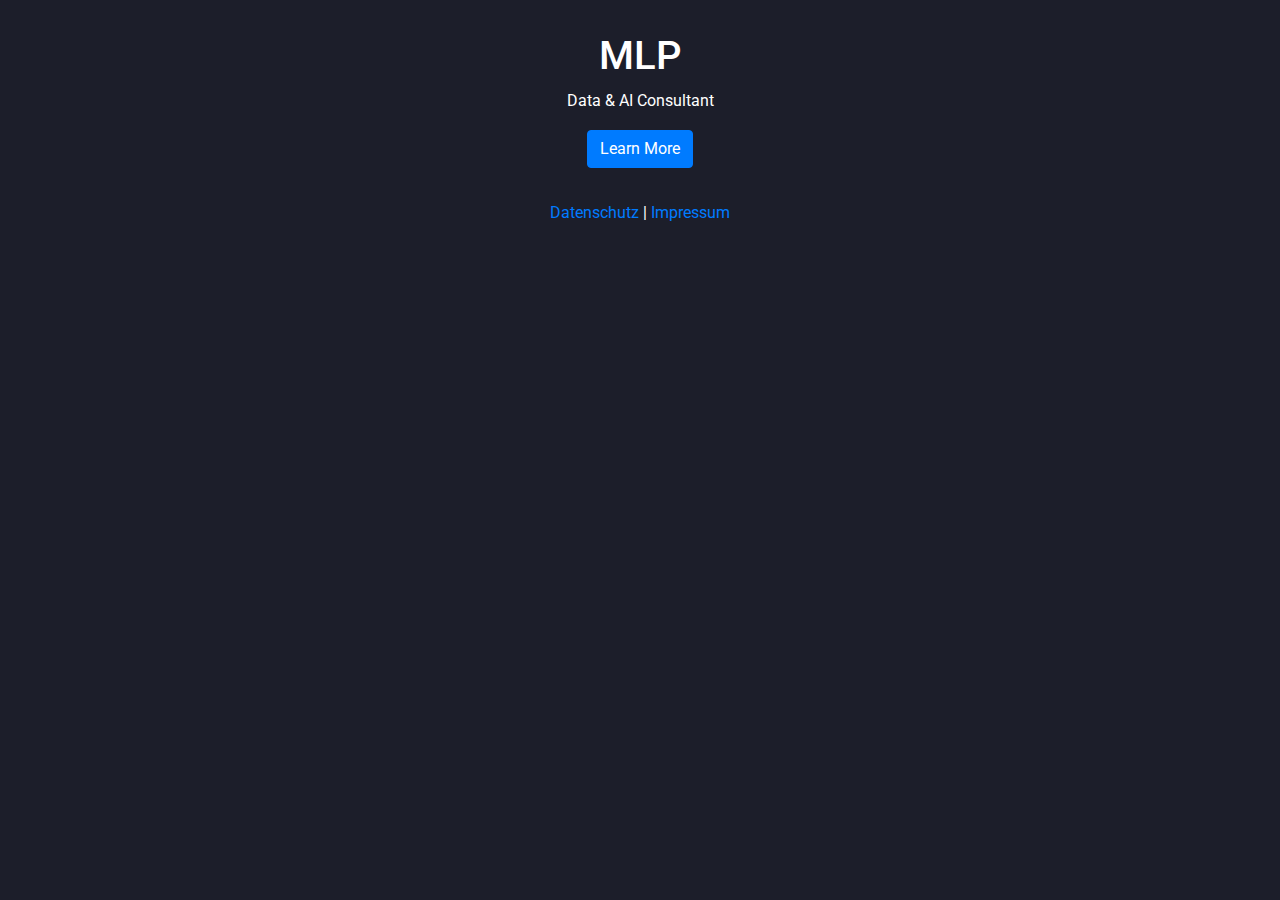
<file: index.html>
<!DOCTYPE html>
<html lang="en">
<head>
  <meta charset="UTF-8">
  <meta name="viewport" content="width=device-width, initial-scale=1.0">
  <title>MLP</title>
  <link rel="stylesheet" href="https://maxcdn.bootstrapcdn.com/bootstrap/4.5.2/css/bootstrap.min.css">
  <script src="https://ajax.googleapis.com/ajax/libs/jquery/3.5.1/jquery.min.js"></script>
  <script src="https://cdnjs.cloudflare.com/ajax/libs/popper.js/1.16.0/umd/popper.min.js"></script>
  <script src="https://maxcdn.bootstrapcdn.com/bootstrap/4.5.2/js/bootstrap.min.js"></script>
  <link href="https://fonts.googleapis.com/css2?family=Roboto:wght@400;700&display=swap" rel="stylesheet">
  <link rel="stylesheet" href="styles.css">
  <style>
    body {
      background-color: #1c1e2a;
      color: #ffffff;
    }

    .header-content {
      margin-top: 2rem;
      margin-bottom: 2rem;
    }

    #learnMore {
      margin-top: 2rem;
      margin-bottom: 2rem;
    }
  </style>
</head>
<body>


<!-- Header -->
<header class="header text-center">
    <div class="header-content">
      <h1>MLP</h1>
      <p>Data & AI Consultant</p>
      <button id="learnMoreBtn" class="btn btn-primary learn-more-btn">Learn More</button>
    </div>
  </header>
  
  <!-- Learn More Section -->
  <section id="learnMore" class="container" style="display: none;">
    <div class="row">
      <div class="col-md-6">
        <img src="aqkv.png" width="250px" alt="aqkv">
      </div>
      <div class="col-md-6">
        <p>
          I dabble in Data Engineering, Speech Systems, Large Language Models, Information Retrieval, Knowledge Graphs and all types of open-source attention goodness. I enjoy developing creative approaches to language problems with multi-modal data.
        </p>
        
      </div>
    </div>
  </section>


  <header class="footer text-center">
    <div class="content">
        <a href="datenschutz.html" target="_blank">Datenschutz</a> |
        <a href="impressum.html" target="_blank">Impressum</a>
      </p>
    </div>
</header>


<!-- Rest of the HTML code -->

<script>
    document.getElementById("learnMoreBtn").addEventListener("click", function() {
      document.getElementById("learnMore").style.display = "block";
       document.getElementById("featuredProjects").style.display = "block";
    });
  </script>
  </body>
  </html>
</file>
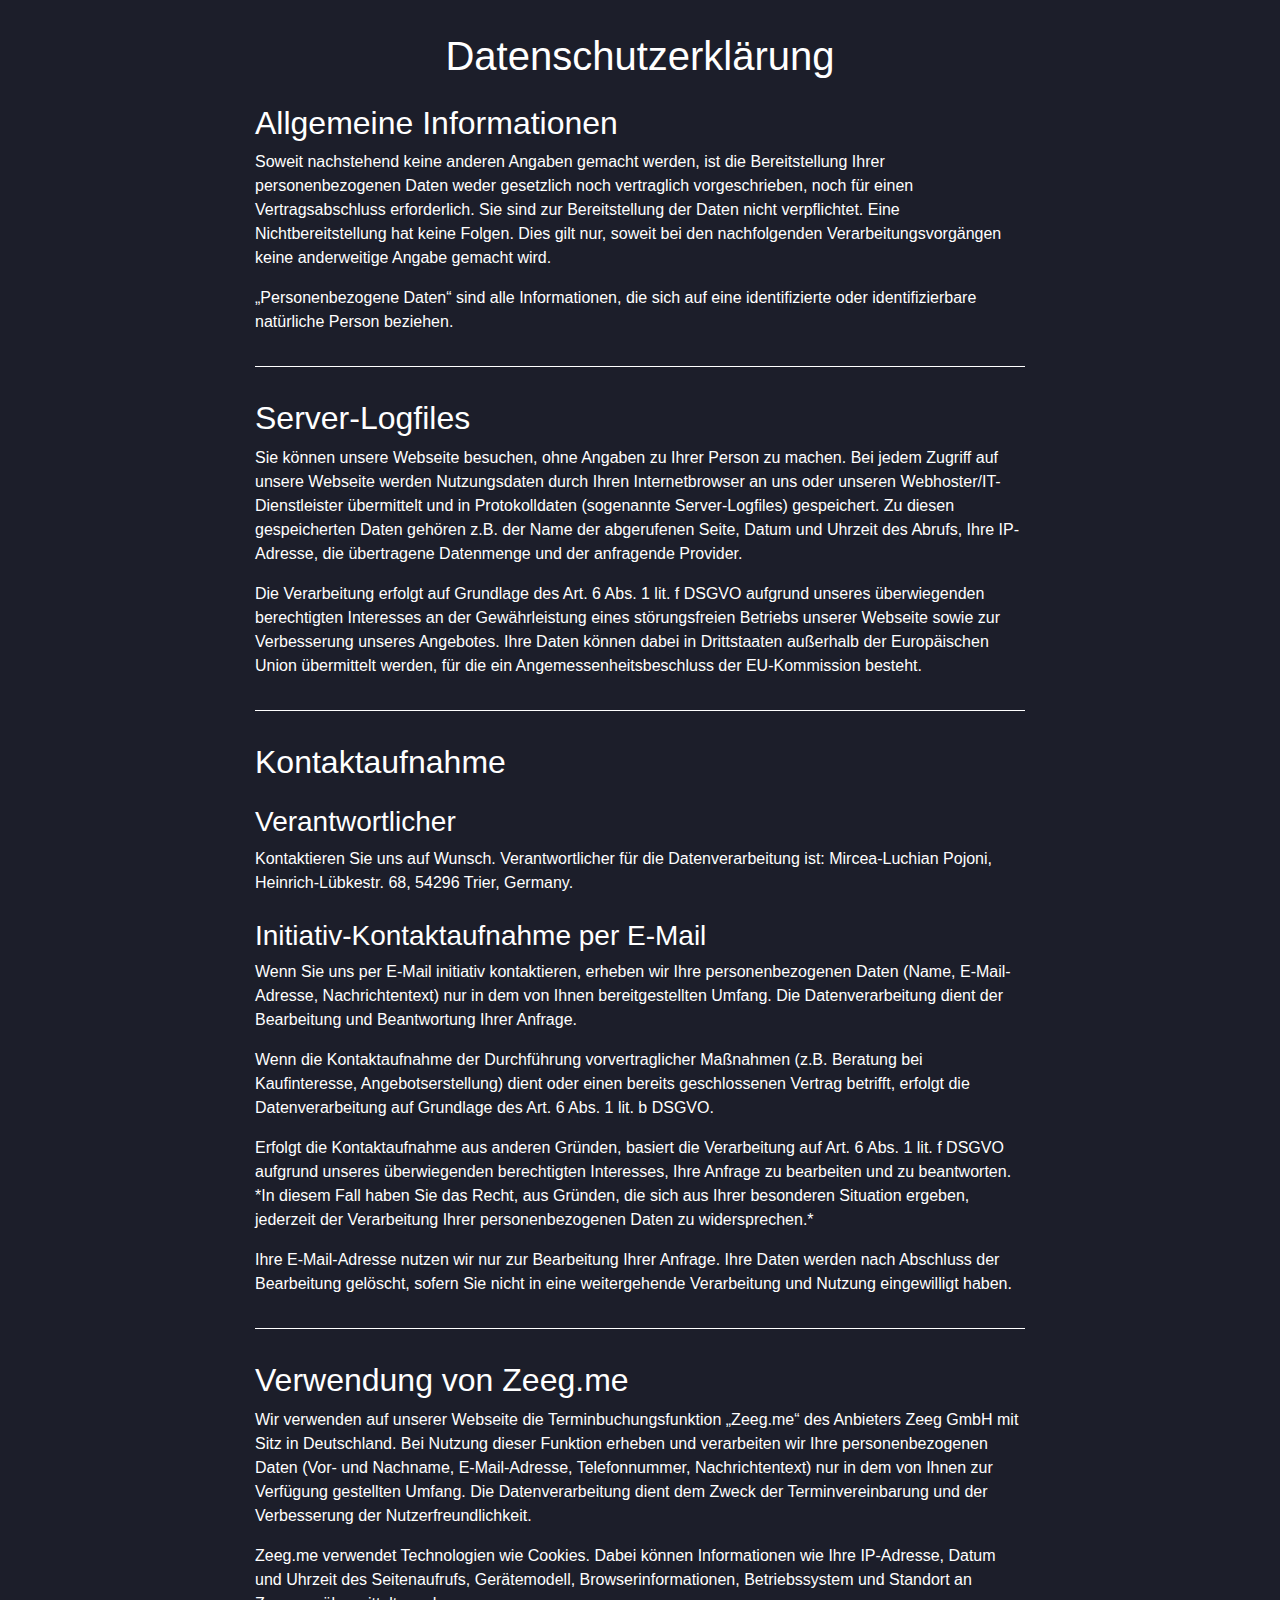
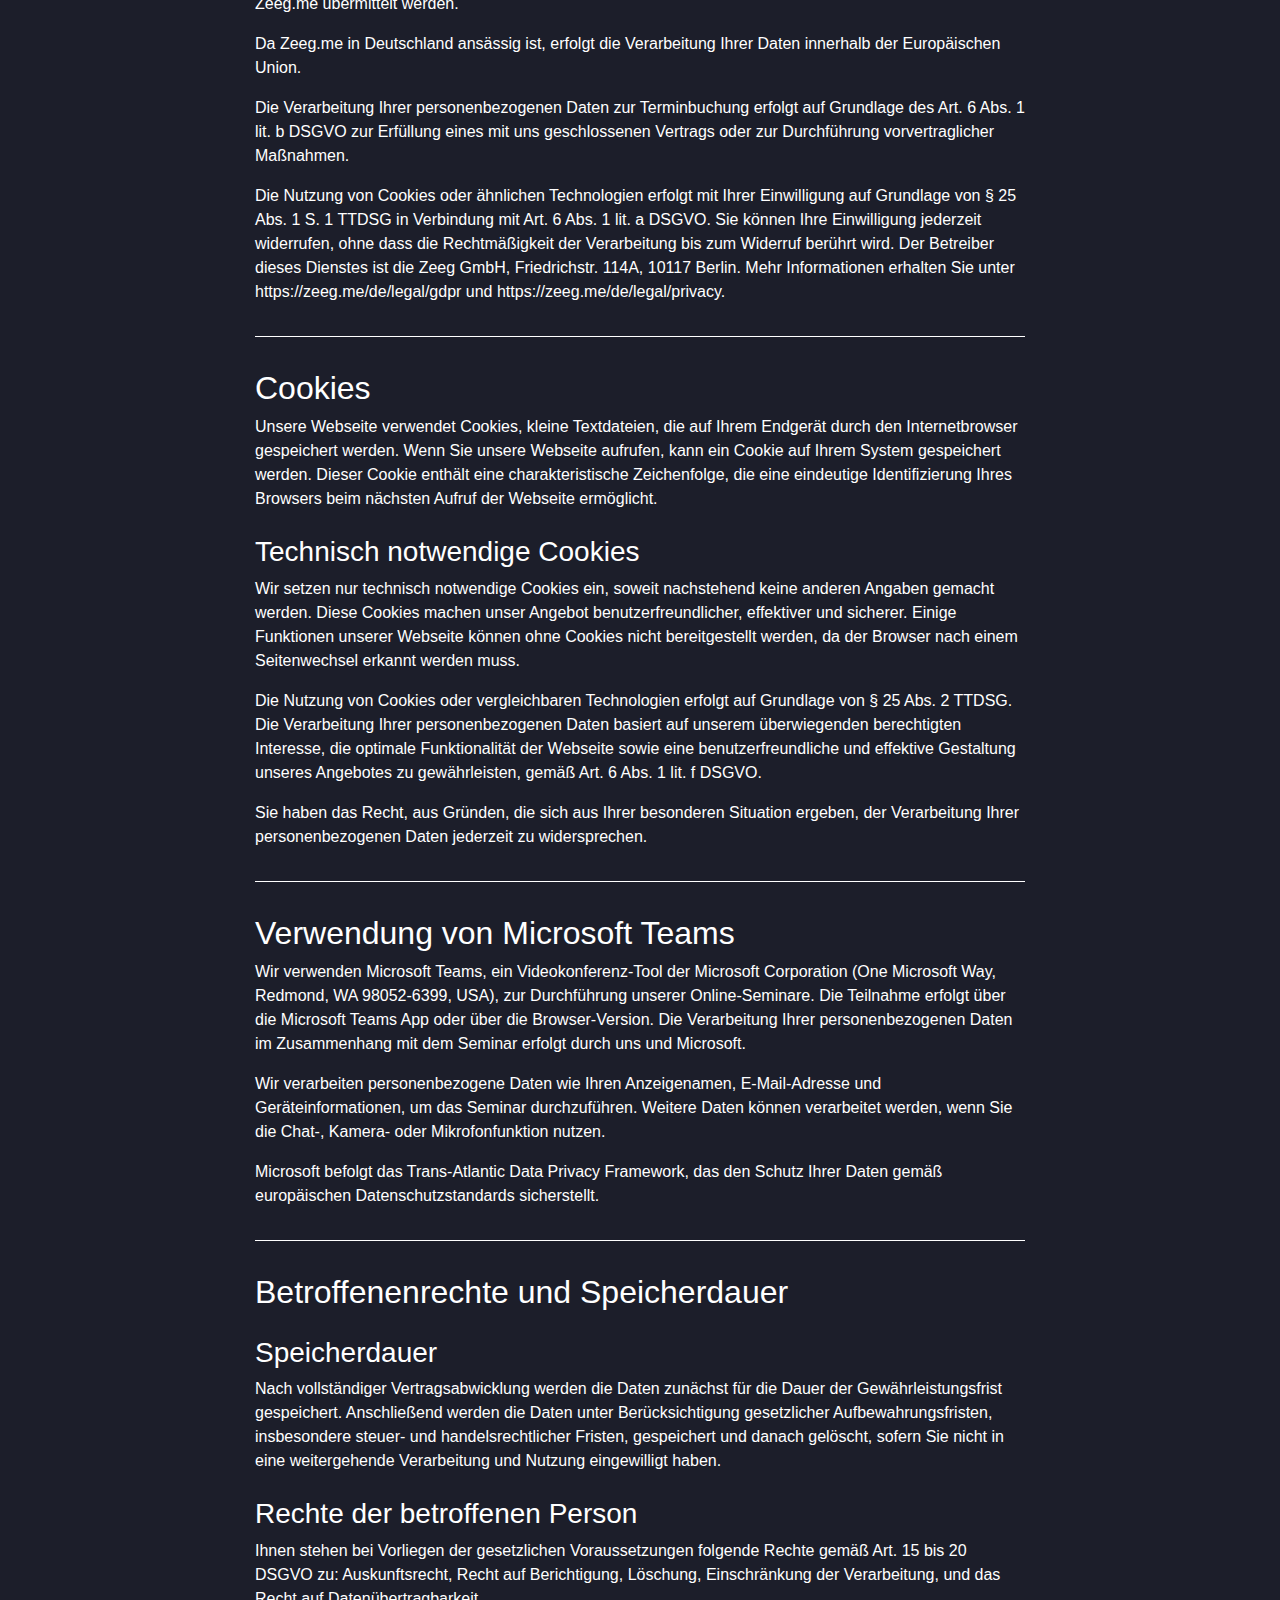
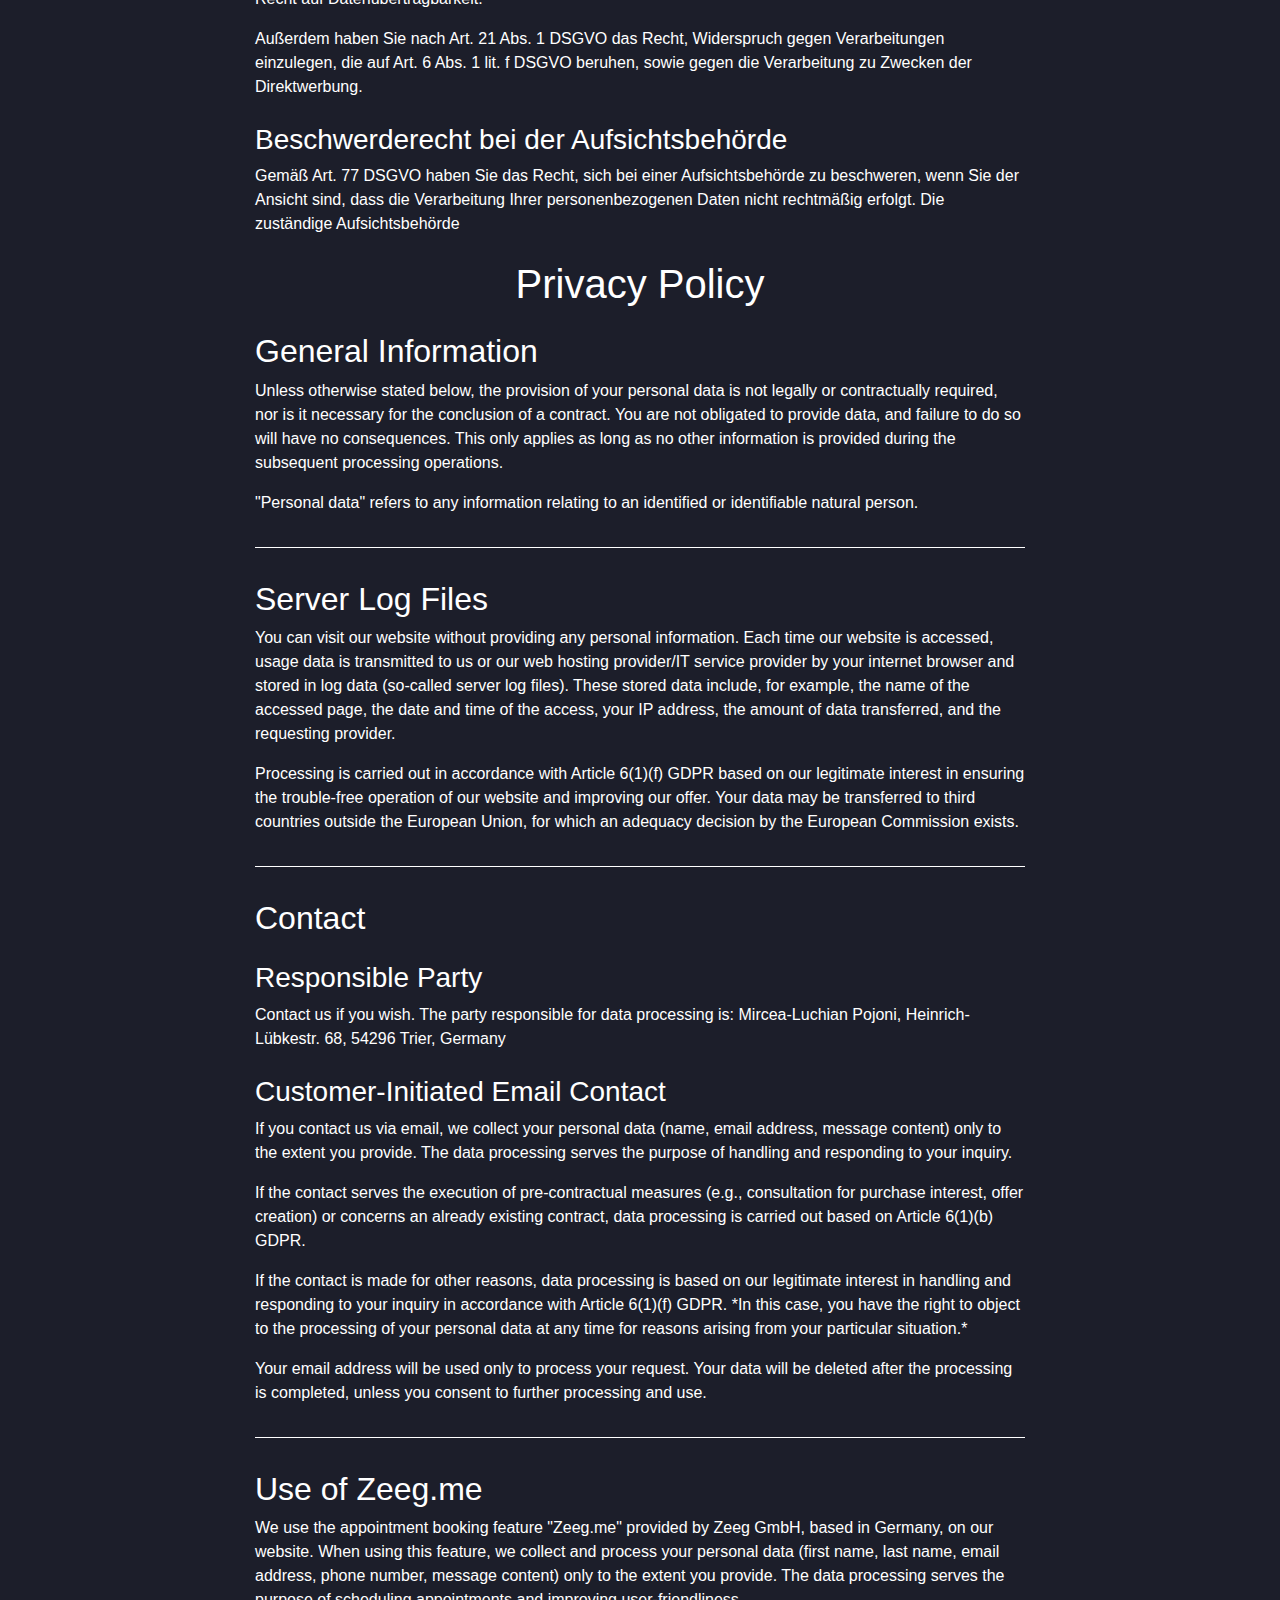
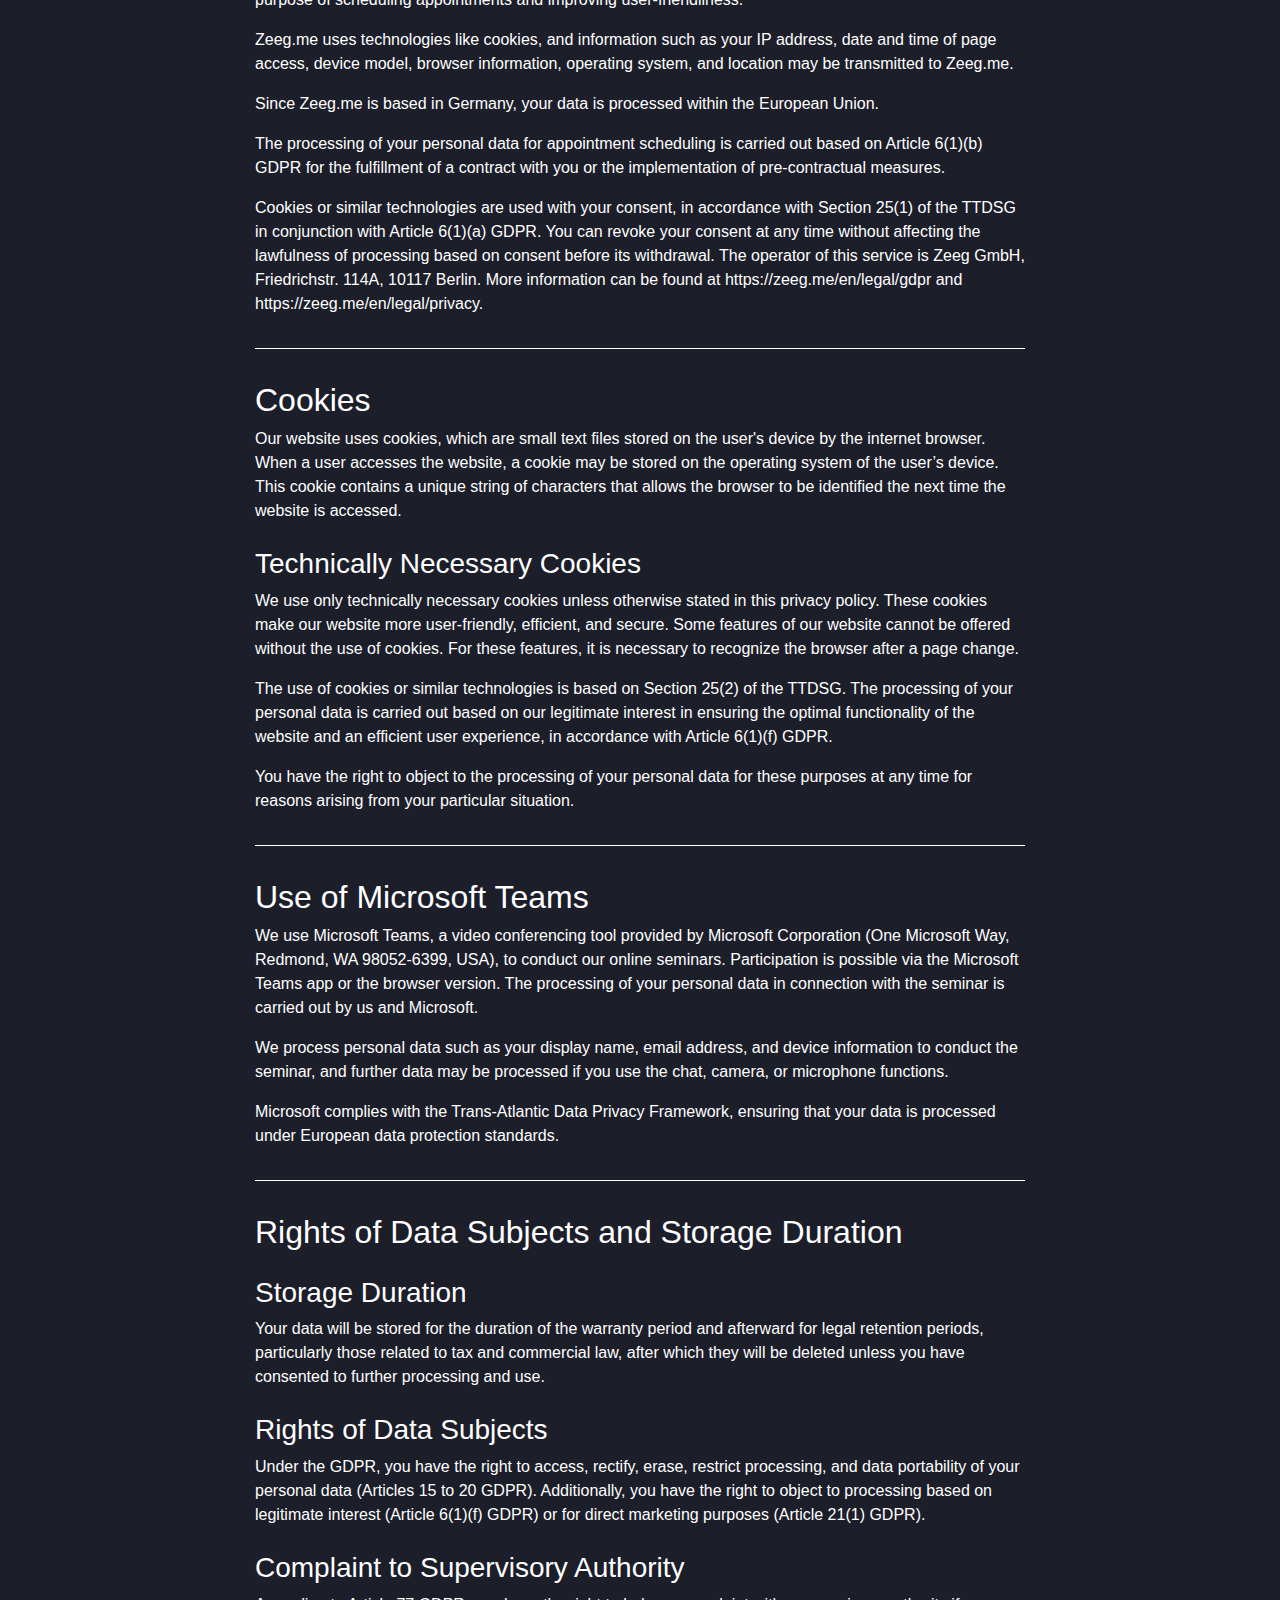
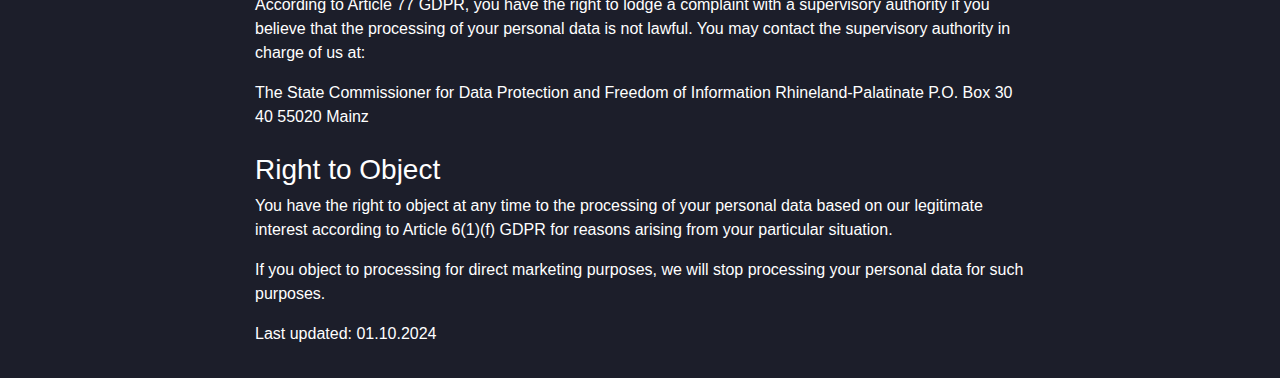
<file: datenschutz.html>
<!DOCTYPE html>
<html lang="en">
<head>
  <meta charset="UTF-8">
  <meta name="viewport" content="width=device-width, initial-scale=1.0">
  <title>Privacy Policy | MLP</title>
  <!-- Bootstrap CSS -->
  <link rel="stylesheet" href="https://maxcdn.bootstrapcdn.com/bootstrap/4.5.2/css/bootstrap.min.css">
  <!-- Custom Styles -->
  <style>
    body {
      background-color: #1c1e2a;
      color: #ffffff;
      font-family: 'Roboto', sans-serif;
    }
    .content {
      margin: 2rem auto;
      max-width: 800px;
    }
    h1, h2, h3 {
      color: #ffffff;
      margin-top: 1.5rem;
    }
    p {
      color: #ffffff;
    }
    hr {
      border-color: #ffffff;
      margin: 2rem 0;
    }
  </style>
</head>
<body>

        


  <div class="container content">

    <h1 class="text-center">Datenschutzerklärung</h1>
    
    <h2>Allgemeine Informationen</h2>
    <p>Soweit nachstehend keine anderen Angaben gemacht werden, ist die Bereitstellung Ihrer personenbezogenen Daten weder gesetzlich noch vertraglich vorgeschrieben, noch für einen Vertragsabschluss erforderlich. Sie sind zur Bereitstellung der Daten nicht verpflichtet. Eine Nichtbereitstellung hat keine Folgen. Dies gilt nur, soweit bei den nachfolgenden Verarbeitungsvorgängen keine anderweitige Angabe gemacht wird.</p>
    <p>„Personenbezogene Daten“ sind alle Informationen, die sich auf eine identifizierte oder identifizierbare natürliche Person beziehen.</p>

    <hr>

    <h2>Server-Logfiles</h2>
    <p>Sie können unsere Webseite besuchen, ohne Angaben zu Ihrer Person zu machen. Bei jedem Zugriff auf unsere Webseite werden Nutzungsdaten durch Ihren Internetbrowser an uns oder unseren Webhoster/IT-Dienstleister übermittelt und in Protokolldaten (sogenannte Server-Logfiles) gespeichert. Zu diesen gespeicherten Daten gehören z.B. der Name der abgerufenen Seite, Datum und Uhrzeit des Abrufs, Ihre IP-Adresse, die übertragene Datenmenge und der anfragende Provider.</p>
    <p>Die Verarbeitung erfolgt auf Grundlage des Art. 6 Abs. 1 lit. f DSGVO aufgrund unseres überwiegenden berechtigten Interesses an der Gewährleistung eines störungsfreien Betriebs unserer Webseite sowie zur Verbesserung unseres Angebotes. Ihre Daten können dabei in Drittstaaten außerhalb der Europäischen Union übermittelt werden, für die ein Angemessenheitsbeschluss der EU-Kommission besteht.</p>

    <hr>

    <h2>Kontaktaufnahme</h2>
    <h3>Verantwortlicher</h3>
    <p>Kontaktieren Sie uns auf Wunsch. Verantwortlicher für die Datenverarbeitung ist: Mircea-Luchian Pojoni, Heinrich-Lübkestr. 68, 54296 Trier, Germany.</p>

    <h3>Initiativ-Kontaktaufnahme per E-Mail</h3>
    <p>Wenn Sie uns per E-Mail initiativ kontaktieren, erheben wir Ihre personenbezogenen Daten (Name, E-Mail-Adresse, Nachrichtentext) nur in dem von Ihnen bereitgestellten Umfang. Die Datenverarbeitung dient der Bearbeitung und Beantwortung Ihrer Anfrage.</p>
    <p>Wenn die Kontaktaufnahme der Durchführung vorvertraglicher Maßnahmen (z.B. Beratung bei Kaufinteresse, Angebotserstellung) dient oder einen bereits geschlossenen Vertrag betrifft, erfolgt die Datenverarbeitung auf Grundlage des Art. 6 Abs. 1 lit. b DSGVO.</p>
    <p>Erfolgt die Kontaktaufnahme aus anderen Gründen, basiert die Verarbeitung auf Art. 6 Abs. 1 lit. f DSGVO aufgrund unseres überwiegenden berechtigten Interesses, Ihre Anfrage zu bearbeiten und zu beantworten. *In diesem Fall haben Sie das Recht, aus Gründen, die sich aus Ihrer besonderen Situation ergeben, jederzeit der Verarbeitung Ihrer personenbezogenen Daten zu widersprechen.*</p>
    <p>Ihre E-Mail-Adresse nutzen wir nur zur Bearbeitung Ihrer Anfrage. Ihre Daten werden nach Abschluss der Bearbeitung gelöscht, sofern Sie nicht in eine weitergehende Verarbeitung und Nutzung eingewilligt haben.</p>

    <hr>

    <h2>Verwendung von Zeeg.me</h2>
    <p>Wir verwenden auf unserer Webseite die Terminbuchungsfunktion „Zeeg.me“ des Anbieters Zeeg GmbH mit Sitz in Deutschland. Bei Nutzung dieser Funktion erheben und verarbeiten wir Ihre personenbezogenen Daten (Vor- und Nachname, E-Mail-Adresse, Telefonnummer, Nachrichtentext) nur in dem von Ihnen zur Verfügung gestellten Umfang. Die Datenverarbeitung dient dem Zweck der Terminvereinbarung und der Verbesserung der Nutzerfreundlichkeit.</p>
    <p>Zeeg.me verwendet Technologien wie Cookies. Dabei können Informationen wie Ihre IP-Adresse, Datum und Uhrzeit des Seitenaufrufs, Gerätemodell, Browserinformationen, Betriebssystem und Standort an Zeeg.me übermittelt werden.</p>
    <p>Da Zeeg.me in Deutschland ansässig ist, erfolgt die Verarbeitung Ihrer Daten innerhalb der Europäischen Union.</p>
    <p>Die Verarbeitung Ihrer personenbezogenen Daten zur Terminbuchung erfolgt auf Grundlage des Art. 6 Abs. 1 lit. b DSGVO zur Erfüllung eines mit uns geschlossenen Vertrags oder zur Durchführung vorvertraglicher Maßnahmen.</p>
    <p>Die Nutzung von Cookies oder ähnlichen Technologien erfolgt mit Ihrer Einwilligung auf Grundlage von § 25 Abs. 1 S. 1 TTDSG in Verbindung mit Art. 6 Abs. 1 lit. a DSGVO. Sie können Ihre Einwilligung jederzeit widerrufen, ohne dass die Rechtmäßigkeit der Verarbeitung bis zum Widerruf berührt wird. Der Betreiber dieses Dienstes ist die Zeeg GmbH, Friedrichstr. 114A, 10117 Berlin. Mehr Informationen erhalten Sie unter https://zeeg.me/de/legal/gdpr und https://zeeg.me/de/legal/privacy.</p>



    <hr>

    <h2>Cookies</h2>
    <p>Unsere Webseite verwendet Cookies, kleine Textdateien, die auf Ihrem Endgerät durch den Internetbrowser gespeichert werden. Wenn Sie unsere Webseite aufrufen, kann ein Cookie auf Ihrem System gespeichert werden. Dieser Cookie enthält eine charakteristische Zeichenfolge, die eine eindeutige Identifizierung Ihres Browsers beim nächsten Aufruf der Webseite ermöglicht.</p>

    <h3>Technisch notwendige Cookies</h3>
    <p>Wir setzen nur technisch notwendige Cookies ein, soweit nachstehend keine anderen Angaben gemacht werden. Diese Cookies machen unser Angebot benutzerfreundlicher, effektiver und sicherer. Einige Funktionen unserer Webseite können ohne Cookies nicht bereitgestellt werden, da der Browser nach einem Seitenwechsel erkannt werden muss.</p>
    <p>Die Nutzung von Cookies oder vergleichbaren Technologien erfolgt auf Grundlage von § 25 Abs. 2 TTDSG. Die Verarbeitung Ihrer personenbezogenen Daten basiert auf unserem überwiegenden berechtigten Interesse, die optimale Funktionalität der Webseite sowie eine benutzerfreundliche und effektive Gestaltung unseres Angebotes zu gewährleisten, gemäß Art. 6 Abs. 1 lit. f DSGVO.</p>
    <p>Sie haben das Recht, aus Gründen, die sich aus Ihrer besonderen Situation ergeben, der Verarbeitung Ihrer personenbezogenen Daten jederzeit zu widersprechen.</p>

    <hr>

    <h2>Verwendung von Microsoft Teams</h2>
    <p>Wir verwenden Microsoft Teams, ein Videokonferenz-Tool der Microsoft Corporation (One Microsoft Way, Redmond, WA 98052-6399, USA), zur Durchführung unserer Online-Seminare. Die Teilnahme erfolgt über die Microsoft Teams App oder über die Browser-Version. Die Verarbeitung Ihrer personenbezogenen Daten im Zusammenhang mit dem Seminar erfolgt durch uns und Microsoft.</p>
    <p>Wir verarbeiten personenbezogene Daten wie Ihren Anzeigenamen, E-Mail-Adresse und Geräteinformationen, um das Seminar durchzuführen. Weitere Daten können verarbeitet werden, wenn Sie die Chat-, Kamera- oder Mikrofonfunktion nutzen.</p>
    <p>Microsoft befolgt das Trans-Atlantic Data Privacy Framework, das den Schutz Ihrer Daten gemäß europäischen Datenschutzstandards sicherstellt.</p>

    <hr>

    <h2>Betroffenenrechte und Speicherdauer</h2>
    <h3>Speicherdauer</h3>
    <p>Nach vollständiger Vertragsabwicklung werden die Daten zunächst für die Dauer der Gewährleistungsfrist gespeichert. Anschließend werden die Daten unter Berücksichtigung gesetzlicher Aufbewahrungsfristen, insbesondere steuer- und handelsrechtlicher Fristen, gespeichert und danach gelöscht, sofern Sie nicht in eine weitergehende Verarbeitung und Nutzung eingewilligt haben.</p>

    <h3>Rechte der betroffenen Person</h3>
    <p>Ihnen stehen bei Vorliegen der gesetzlichen Voraussetzungen folgende Rechte gemäß Art. 15 bis 20 DSGVO zu: Auskunftsrecht, Recht auf Berichtigung, Löschung, Einschränkung der Verarbeitung, und das Recht auf Datenübertragbarkeit.</p>
    <p>Außerdem haben Sie nach Art. 21 Abs. 1 DSGVO das Recht, Widerspruch gegen Verarbeitungen einzulegen, die auf Art. 6 Abs. 1 lit. f DSGVO beruhen, sowie gegen die Verarbeitung zu Zwecken der Direktwerbung.</p>

    <h3>Beschwerderecht bei der Aufsichtsbehörde</h3>
    <p>Gemäß Art. 77 DSGVO haben Sie das Recht, sich bei einer Aufsichtsbehörde zu beschweren, wenn Sie der Ansicht sind, dass die Verarbeitung Ihrer personenbezogenen Daten nicht rechtmäßig erfolgt. Die zuständige Aufsichtsbehörde




    <h1 class="text-center">Privacy Policy</h1>
    
    <h2>General Information</h2>
    <p>Unless otherwise stated below, the provision of your personal data is not legally or contractually required, nor is it necessary for the conclusion of a contract. You are not obligated to provide data, and failure to do so will have no consequences. This only applies as long as no other information is provided during the subsequent processing operations.</p>
    <p>"Personal data" refers to any information relating to an identified or identifiable natural person.</p>

    <hr>

    <h2>Server Log Files</h2>
    <p>You can visit our website without providing any personal information. Each time our website is accessed, usage data is transmitted to us or our web hosting provider/IT service provider by your internet browser and stored in log data (so-called server log files). These stored data include, for example, the name of the accessed page, the date and time of the access, your IP address, the amount of data transferred, and the requesting provider.</p>
    <p>Processing is carried out in accordance with Article 6(1)(f) GDPR based on our legitimate interest in ensuring the trouble-free operation of our website and improving our offer. Your data may be transferred to third countries outside the European Union, for which an adequacy decision by the European Commission exists.</p>

    <hr>

    <h2>Contact</h2>
    <h3>Responsible Party</h3>
    <p>Contact us if you wish. The party responsible for data processing is: Mircea-Luchian Pojoni, Heinrich-Lübkestr. 68, 54296 Trier, Germany</p>

    <h3>Customer-Initiated Email Contact</h3>
    <p>If you contact us via email, we collect your personal data (name, email address, message content) only to the extent you provide. The data processing serves the purpose of handling and responding to your inquiry.</p>
    <p>If the contact serves the execution of pre-contractual measures (e.g., consultation for purchase interest, offer creation) or concerns an already existing contract, data processing is carried out based on Article 6(1)(b) GDPR.</p>
    <p>If the contact is made for other reasons, data processing is based on our legitimate interest in handling and responding to your inquiry in accordance with Article 6(1)(f) GDPR. *In this case, you have the right to object to the processing of your personal data at any time for reasons arising from your particular situation.*</p>
    <p>Your email address will be used only to process your request. Your data will be deleted after the processing is completed, unless you consent to further processing and use.</p>

    <hr>

    <h2>Use of Zeeg.me</h2>
    <p>We use the appointment booking feature "Zeeg.me" provided by Zeeg GmbH, based in Germany, on our website. When using this feature, we collect and process your personal data (first name, last name, email address, phone number, message content) only to the extent you provide. The data processing serves the purpose of scheduling appointments and improving user-friendliness.</p>
    <p>Zeeg.me uses technologies like cookies, and information such as your IP address, date and time of page access, device model, browser information, operating system, and location may be transmitted to Zeeg.me.</p>
    <p>Since Zeeg.me is based in Germany, your data is processed within the European Union.</p>
    <p>The processing of your personal data for appointment scheduling is carried out based on Article 6(1)(b) GDPR for the fulfillment of a contract with you or the implementation of pre-contractual measures.</p>
    <p>Cookies or similar technologies are used with your consent, in accordance with Section 25(1) of the TTDSG in conjunction with Article 6(1)(a) GDPR. You can revoke your consent at any time without affecting the lawfulness of processing based on consent before its withdrawal. The operator of this service is Zeeg GmbH, Friedrichstr. 114A, 10117 Berlin. More information can be found at https://zeeg.me/en/legal/gdpr and https://zeeg.me/en/legal/privacy. </p>

    <hr>

    <h2>Cookies</h2>
    <p>Our website uses cookies, which are small text files stored on the user's device by the internet browser. When a user accesses the website, a cookie may be stored on the operating system of the user’s device. This cookie contains a unique string of characters that allows the browser to be identified the next time the website is accessed.</p>

    <h3>Technically Necessary Cookies</h3>
    <p>We use only technically necessary cookies unless otherwise stated in this privacy policy. These cookies make our website more user-friendly, efficient, and secure. Some features of our website cannot be offered without the use of cookies. For these features, it is necessary to recognize the browser after a page change.</p>
    <p>The use of cookies or similar technologies is based on Section 25(2) of the TTDSG. The processing of your personal data is carried out based on our legitimate interest in ensuring the optimal functionality of the website and an efficient user experience, in accordance with Article 6(1)(f) GDPR.</p>
    <p>You have the right to object to the processing of your personal data for these purposes at any time for reasons arising from your particular situation.</p>

    <hr>

    <h2>Use of Microsoft Teams</h2>
    <p>We use Microsoft Teams, a video conferencing tool provided by Microsoft Corporation (One Microsoft Way, Redmond, WA 98052-6399, USA), to conduct our online seminars. Participation is possible via the Microsoft Teams app or the browser version. The processing of your personal data in connection with the seminar is carried out by us and Microsoft.</p>
    <p>We process personal data such as your display name, email address, and device information to conduct the seminar, and further data may be processed if you use the chat, camera, or microphone functions.</p>
    <p>Microsoft complies with the Trans-Atlantic Data Privacy Framework, ensuring that your data is processed under European data protection standards.</p>

    <hr>

    <h2>Rights of Data Subjects and Storage Duration</h2>
    <h3>Storage Duration</h3>
    <p>Your data will be stored for the duration of the warranty period and afterward for legal retention periods, particularly those related to tax and commercial law, after which they will be deleted unless you have consented to further processing and use.</p>

    <h3>Rights of Data Subjects</h3>
    <p>Under the GDPR, you have the right to access, rectify, erase, restrict processing, and data portability of your personal data (Articles 15 to 20 GDPR). Additionally, you have the right to object to processing based on legitimate interest (Article 6(1)(f) GDPR) or for direct marketing purposes (Article 21(1) GDPR).</p>

    <h3>Complaint to Supervisory Authority</h3>
    <p>According to Article 77 GDPR, you have the right to lodge a complaint with a supervisory authority if you believe that the processing of your personal data is not lawful. You may contact the supervisory authority in charge of us at:</p>
    <p>The State Commissioner for Data Protection and Freedom of Information Rhineland-Palatinate  
    P.O. Box 30 40  
    55020 Mainz</p>

    <h3>Right to Object</h3>
    <p>You have the right to object at any time to the processing of your personal data based on our legitimate interest according to Article 6(1)(f) GDPR for reasons arising from your particular situation.</p>
    <p>If you object to processing for direct marketing purposes, we will stop processing your personal data for such purposes.</p>

    <p>Last updated: 01.10.2024</p>
  </div>
</body>
</html>
</file>
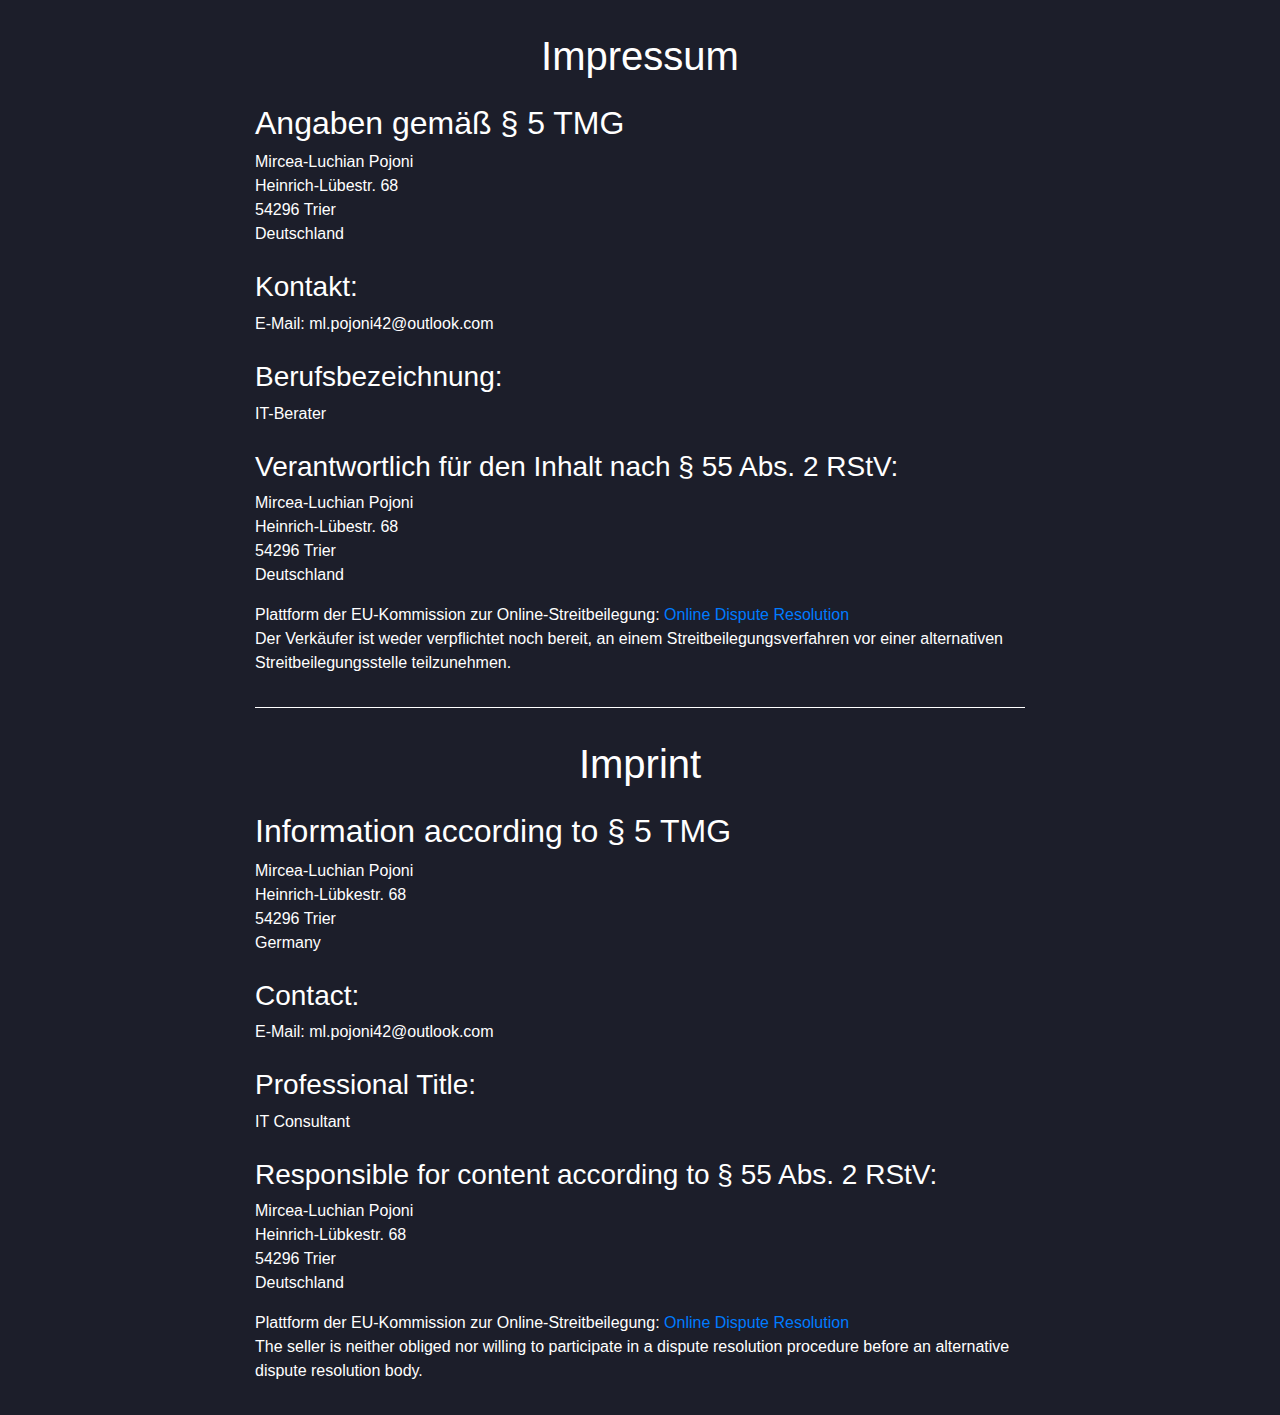
<file: impressum.html>
<!DOCTYPE html>
<html lang="de">
<head>
  <meta charset="UTF-8">
  <meta name="viewport" content="width=device-width, initial-scale=1.0">
  <title>Impressum | MLP</title>
  <!-- Bootstrap CSS -->
  <link rel="stylesheet" href="https://maxcdn.bootstrapcdn.com/bootstrap/4.5.2/css/bootstrap.min.css">
  <!-- Custom Styles -->
  <style>
    body {
      background-color: #1c1e2a;
      color: #ffffff;
      font-family: 'Roboto', sans-serif;
    }
    .content {
      margin: 2rem auto;
      max-width: 800px;
    }
    h1, h2, h3 {
      color: #ffffff;
      margin-top: 1.5rem;
    }
    p {
      color: #ffffff;
    }
    hr {
      border-color: #ffffff;
      margin: 2rem 0;
    }
  </style>
</head>
<body>
  <div class="container content">
    <h1 class="text-center">Impressum</h1>
    <h2>Angaben gemäß § 5 TMG</h2>
    <p>
      Mircea-Luchian Pojoni<br>
      Heinrich-Lübestr. 68<br>
      54296 Trier<br>
      Deutschland
    </p>

    <h3>Kontakt:</h3>
    <p>
      E-Mail: ml.pojoni42@outlook.com
    </p>

    <h3>Berufsbezeichnung:</h3>
    <p>
      IT-Berater
    </p>

    <h3>Verantwortlich für den Inhalt nach § 55 Abs. 2 RStV:</h3>


    <p>
        Mircea-Luchian Pojoni<br>
        Heinrich-Lübestr. 68<br>
        54296 Trier<br>
        Deutschland
    </p>
    <p></p>
        Plattform der EU-Kommission zur Online-Streitbeilegung: <a href ="https://ec.europa.eu/consumers/odr" target="_blank">Online Dispute Resolution </a><br>
        Der Verkäufer ist weder verpflichtet noch bereit, an einem Streitbeilegungsverfahren vor einer alternativen Streitbeilegungsstelle teilzunehmen.
    </p>

    <hr>

    <h1 class="text-center">Imprint</h1>
    <h2>Information according to § 5 TMG</h2>
    <p>
        Mircea-Luchian Pojoni<br>
        Heinrich-Lübkestr. 68<br>
        54296 Trier<br>
      Germany
    </p>

    <h3>Contact:</h3>
    <p>
        E-Mail: ml.pojoni42@outlook.com
    </p>

    <h3>Professional Title:</h3>
    <p>
      IT Consultant
    </p>

    <h3>Responsible for content according to § 55 Abs. 2 RStV:</h3>
    <p>
        Mircea-Luchian Pojoni<br>
        Heinrich-Lübkestr. 68<br>
        54296 Trier<br>
        Deutschland
    </p>
    <p></p>
    Plattform der EU-Kommission zur Online-Streitbeilegung: <a href ="https://ec.europa.eu/consumers/odr" target="_blank">Online Dispute Resolution </a><br>
    The seller is neither obliged nor willing to participate in a dispute resolution procedure before an alternative dispute resolution body.
</p>
  </div>
</body>
</html>
</file>
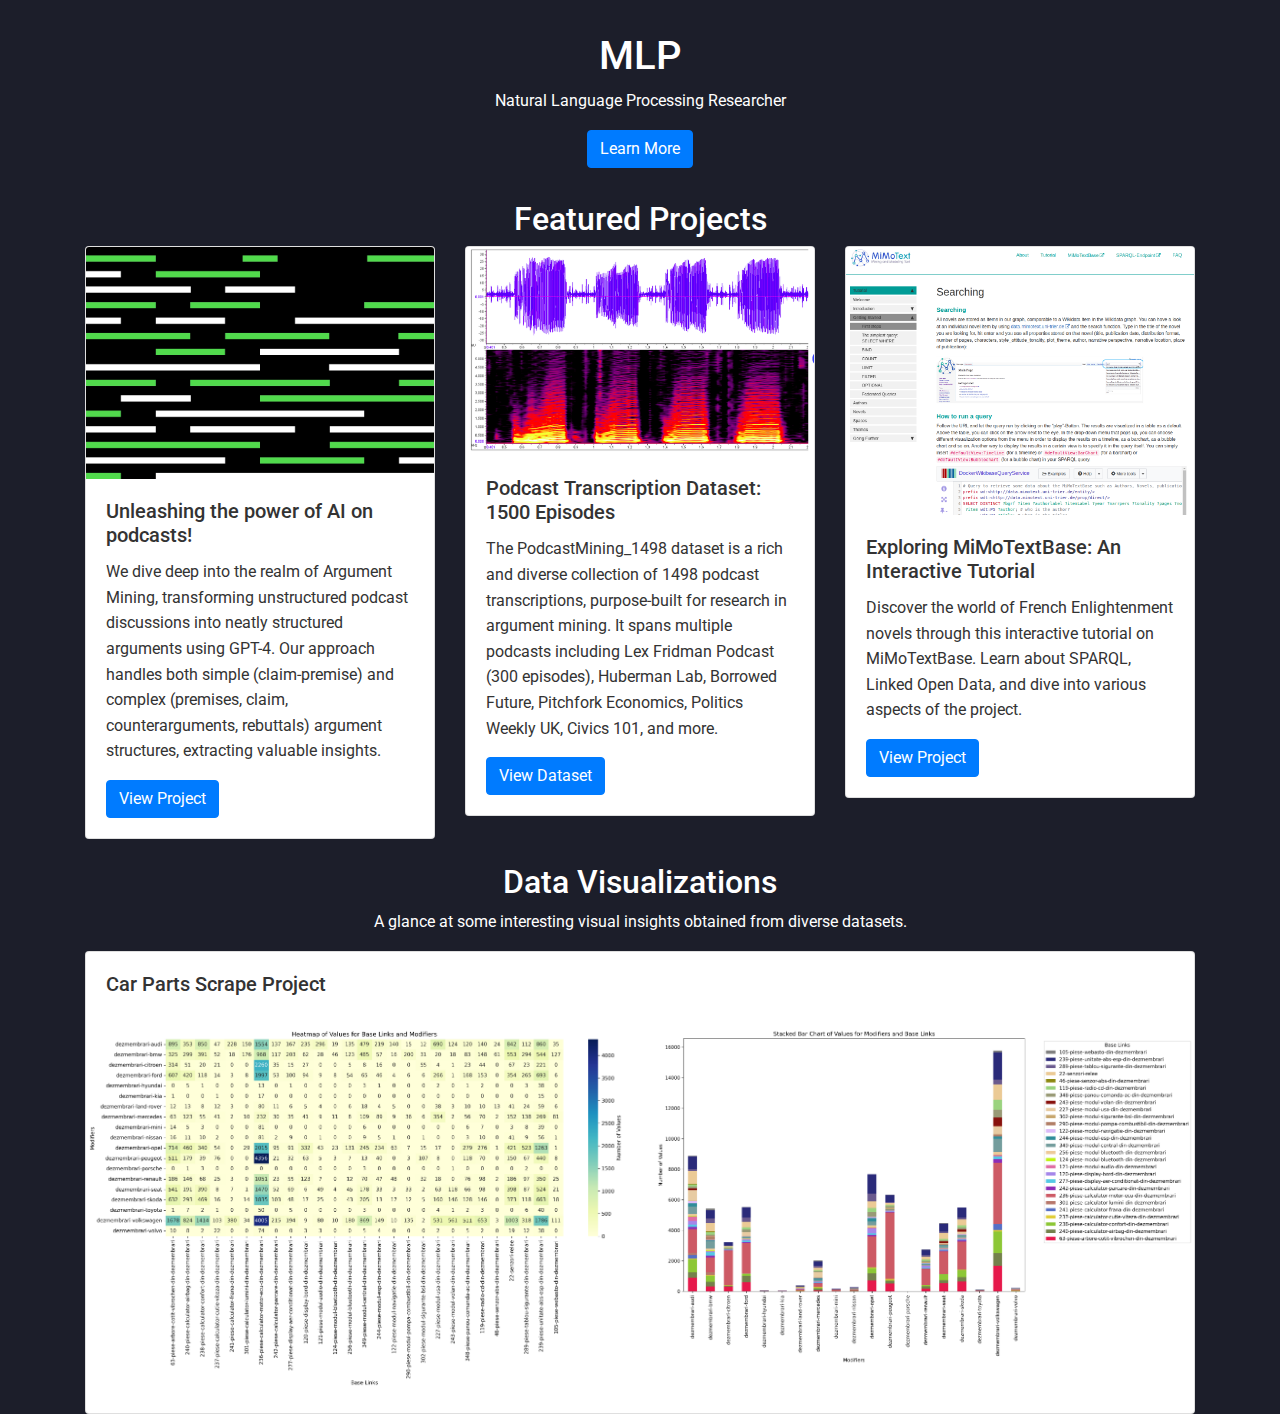
<file: index_0.html>
<!DOCTYPE html>
<html lang="en">
<head>
  <meta charset="UTF-8">
  <meta name="viewport" content="width=device-width, initial-scale=1.0">
  <title>NLP Researcher</title>
  <link rel="stylesheet" href="https://maxcdn.bootstrapcdn.com/bootstrap/4.5.2/css/bootstrap.min.css">
  <script src="https://ajax.googleapis.com/ajax/libs/jquery/3.5.1/jquery.min.js"></script>
  <script src="https://cdnjs.cloudflare.com/ajax/libs/popper.js/1.16.0/umd/popper.min.js"></script>
  <script src="https://maxcdn.bootstrapcdn.com/bootstrap/4.5.2/js/bootstrap.min.js"></script>
  <link href="https://fonts.googleapis.com/css2?family=Roboto:wght@400;700&display=swap" rel="stylesheet">
  <link rel="stylesheet" href="styles.css">
  <style>
    body {
      background-color: #1c1e2a;
      color: #ffffff;
    }

    .header-content {
      margin-top: 2rem;
      margin-bottom: 2rem;
    }

    #learnMore {
      margin-top: 2rem;
      margin-bottom: 2rem;
    }
  </style>
</head>
<body>

<!-- Header -->
<header class="header text-center">
  <div class="header-content">
    <h1>MLP</h1>
    <p>Natural Language Processing Researcher</p>
    <button id="learnMoreBtn" class="btn btn-primary learn-more-btn">Learn More</button>
  </div>
</header>

<!-- Learn More Section -->
<section id="learnMore" class="container" style="display: none;">
  <div class="row">
    <div class="col-md-6">
      <img src="aqkv.png" width="250px" alt="aqkv">
    </div>
    <div class="col-md-6">
      <p>
        I dabble in Data Engineering, Speech Systems, Large Language Models, Information Retrieval, Knowledge Graphs and all types of open-source attention goodness. I enjoy developing creative approaches to language problems with multi-modal data.
      </p>
      
    
    </div>
  </div>
</section>

  
<!-- Featured Projects / Highlighted Work Section -->
<section id="featuredProjects" class="container">
  <h2 class="text-center">Featured Projects</h2>
  <div class="row">
    <!-- Start of loop for placeholders -->
  


     <div class="col-md-4 col-sm-6 mb-4">
      <div class="card">
        <img src="gpt-4.avif" class="card-img-top" alt="Podcast Argument Mining}">
        <div class="card-body">
          <h5 class="card-title">Unleashing the power of AI on podcasts!</h5>
          <p class="card-text">We dive deep into the realm of Argument Mining, transforming unstructured podcast discussions into neatly structured arguments using GPT-4. Our approach handles both simple (claim-premise) and complex (premises, claim, counterarguments, rebuttals) argument structures, extracting valuable insights. </p>
          <a href="https://recap.uni-trier.de/static/2360b99cf354f1022f88de892613d4cf/90.pdf" class="btn btn-primary">View Project</a>
        </div>
      </div>
    </div>
    
    <div class="col-md-4 col-sm-6 mb-4">
      <div class="card">
        <a href="https://zenodo.org/record/7985213" target="_blank" rel="noopener noreferrer">
          <img src="pod_tmb.png" class="card-img-top" alt="Podcast Transcription Dataset">
        </a>
        <div class="card-body">
          <h5 class="card-title">Podcast Transcription Dataset: 1500 Episodes</h5>
          <p class="card-text">The PodcastMining_1498 dataset is a rich and diverse collection of 1498 podcast transcriptions, purpose-built for research in argument mining. It spans multiple podcasts including Lex Fridman Podcast (300 episodes), Huberman Lab, Borrowed Future, Pitchfork Economics, Politics Weekly UK, Civics 101, and more.</p>
          <a href="https://zenodo.org/record/7985213" class="btn btn-primary" target="_blank" rel="noopener noreferrer">View Dataset</a>
        </div>
      </div>
    </div>

    
     <div class="col-md-4 col-sm-6 mb-4">
      <div class="card">
        <a href="https://mimotext.github.io/MiMoTextBase_Tutorial/getting_started.html" target="_blank" rel="noopener noreferrer">
          <img src="mimo_tmb.png" class="card-img-top" alt="MiMoTextBase Tutorial">
        </a>
        <div class="card-body">
          <h5 class="card-title">Exploring MiMoTextBase: An Interactive Tutorial</h5>
          <p class="card-text">Discover the world of French Enlightenment novels through this interactive tutorial on MiMoTextBase. Learn about SPARQL, Linked Open Data, and dive into various aspects of the project.</p>
          <a href="https://mimotext.github.io/MiMoTextBase_Tutorial/getting_started.html" class="btn btn-primary" target="_blank" rel="noopener noreferrer">View Project</a>
        </div>
      </div>
    </div>
    
  </div>
  
</section>

<!-- Data Visualizations Section -->
<section id="dataVisualizations" class="container">
  <h2 class="text-center">Data Visualizations</h2>
  <p class="text-center">A glance at some interesting visual insights obtained from diverse datasets.</p>
  
  <!-- Car Parts Scrape Project -->
  <div class="card">
    <div class="card-body">
      <h5 class="card-title">Car Parts Scrape Project</h5>
    </div>
    <div class="row">
      <!-- Heatmap Visualization -->
      <div class="col-md-6 col-sm-12 mb-4">
        <a href="heatmap.png" data-lightbox="car-parts-project" data-title="Heatmap from Car Parts Scrape">
          <img src="heatmap.png" class="card-img-top" alt="Heatmap from Car Parts Scrape">
        </a>
      </div>

      <!-- Barchart Visualization -->
      <div class="col-md-6 col-sm-12 mb-4">
        <a href="stacked_bar_chart.png" data-lightbox="car-parts-project" data-title="Barchart from Car Parts Scrape">
          <img src="stacked_bar_chart.png" class="card-img-top" alt="Barchart from Car Parts Scrape">
        </a>
      </div>
    </div>
  </div>

</section>


<!-- Rest of the HTML code -->

<script>
  document.getElementById("learnMoreBtn").addEventListener("click", function() {
    document.getElementById("learnMore").style.display = "block";
     document.getElementById("featuredProjects").style.display = "block";
  });
</script>
</body>
</html>
</file>
<file: styles.css>
/* General Styles */
body {
  font-family: 'Roboto', sans-serif;
  line-height: 1.6;
  margin: 0;
  padding: 0;
}

h1, h2, h3, h4, h5, h6 {
}

.card-title, .card-text {
  color: #333;
}
</file>
